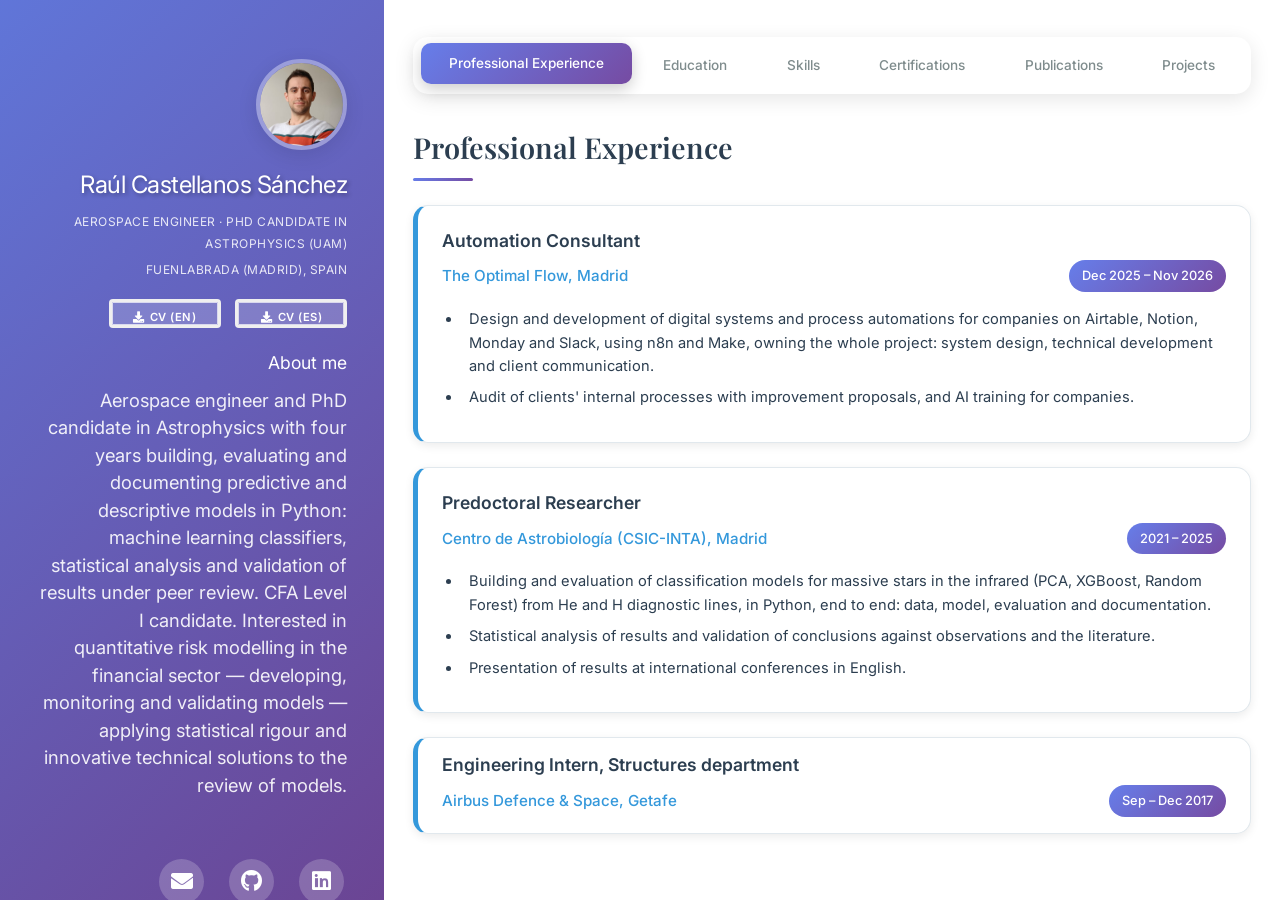
<file: index.html>
<!DOCTYPE HTML>
<!--
	Raúl Castellanos Sánchez — personal site
	Built on Strata by HTML5 UP (html5up.net | @ajlkn)
	Free for personal and commercial use under the CCA 3.0 license (html5up.net/license)
	Template modified: content, custom.css and the tab script are ours.
-->
<html lang="en">
	<head>
		<title>Raúl Castellanos Sánchez</title>
		<meta charset="utf-8" />
		<meta name="viewport" content="width=device-width, initial-scale=1" />
		<meta name="description" content="Raúl Castellanos Sánchez — Aerospace Engineer and PhD candidate in Astrophysics (UAM). Predictive models, statistics and AI automation in Python." />
		<link rel="preconnect" href="https://fonts.googleapis.com" />
		<link rel="preconnect" href="https://fonts.gstatic.com" crossorigin />
		<link href="https://fonts.googleapis.com/css2?family=Inter:wght@300;400;500;600;700&family=Playfair+Display:wght@400;500;600;700&display=swap" rel="stylesheet" />
		<link rel="stylesheet" href="assets/css/main.css" />
		<link rel="stylesheet" href="assets/css/custom.css" />
	</head>
	<body class="is-preload">

		<!-- Header -->
			<header id="header">
				<div class="inner">
					<a href="#" class="image avatar"><img src="images/avatar.jpg" alt="Raúl Castellanos Sánchez" /></a>
					<h1><strong>Raúl Castellanos Sánchez</strong></h1>
					<div class="subtitle">Aerospace Engineer · PhD candidate in Astrophysics (UAM)</div>
					<div class="subtitle">Fuenlabrada (Madrid), Spain</div>
					<ul class="actions">
						<li><a href="files/CV_Raul_Castellanos_EN.pdf" class="button small icon solid fa-download" download>CV (EN)</a></li>
						<li><a href="files/CV_Raul_Castellanos_ES.pdf" class="button small icon solid fa-download" download>CV (ES)</a></li>
					</ul>
				</div>
				<div class="inner">
					<h2><strong>About me</strong></h2>
					<p>Aerospace engineer and PhD candidate in Astrophysics with four years building, evaluating and documenting predictive and descriptive models in Python: machine learning classifiers, statistical analysis and validation of results under peer review. CFA Level I candidate. Interested in quantitative risk modelling in the financial sector — developing, monitoring and validating models — applying statistical rigour and innovative technical solutions to the review of models.</p>
				</div>
			</header>

		<!-- Main -->
			<div id="main">
				<div class="tab-container">
					<div class="tab-nav" role="tablist">
						<button class="tab-button active" data-tab="experience">Professional Experience</button>
						<button class="tab-button" data-tab="education">Education</button>
						<button class="tab-button" data-tab="skills">Skills</button>
						<button class="tab-button" data-tab="certifications">Certifications</button>
						<button class="tab-button" data-tab="publications">Publications</button>
						<button class="tab-button" data-tab="projects">Projects</button>
					</div>

					<!-- Professional Experience -->
					<section id="experience" class="tab-content active">
						<h2>Professional Experience</h2>

						<div class="card">
							<h4>Automation Consultant</h4>
							<div class="meta">
								<span class="org">The Optimal Flow, Madrid</span>
								<span class="period">Dec 2025 – Nov 2026</span>
							</div>
							<ul>
								<li>Design and development of digital systems and process automations for companies on Airtable, Notion, Monday and Slack, using n8n and Make, owning the whole project: system design, technical development and client communication.</li>
								<li>Audit of clients' internal processes with improvement proposals, and AI training for companies.</li>
							</ul>
						</div>

						<div class="card">
							<h4>Predoctoral Researcher</h4>
							<div class="meta">
								<span class="org">Centro de Astrobiología (CSIC-INTA), Madrid</span>
								<span class="period">2021 – 2025</span>
							</div>
							<ul>
								<li>Building and evaluation of classification models for massive stars in the infrared (PCA, XGBoost, Random Forest) from He and H diagnostic lines, in Python, end to end: data, model, evaluation and documentation.</li>
								<li>Statistical analysis of results and validation of conclusions against observations and the literature.</li>
								<li>Presentation of results at international conferences in English.</li>
							</ul>
						</div>

						<div class="card compact">
							<h4>Engineering Intern, Structures department</h4>
							<div class="meta">
								<span class="org">Airbus Defence &amp; Space, Getafe</span>
								<span class="period">Sep – Dec 2017</span>
							</div>
						</div>
					</section>

					<!-- Education -->
					<section id="education" class="tab-content">
						<h2>Education</h2>

						<div class="card compact">
							<h4>PhD in Astrophysics</h4>
							<div class="meta">
								<span class="org">Universidad Autónoma de Madrid · CAB (CSIC-INTA)</span>
								<span class="period">2021 – present</span>
							</div>
						</div>

						<div class="card compact">
							<h4>MSc in Astrophysics</h4>
							<div class="meta">
								<span class="org">Universidad Complutense de Madrid</span>
								<span class="period">2019 – 2020</span>
							</div>
						</div>

						<div class="card compact">
							<h4>BSc in Aerospace Engineering</h4>
							<div class="meta">
								<span class="org">Universidad Politécnica de Madrid</span>
								<span class="period">2012 – 2018</span>
							</div>
						</div>
					</section>

					<!-- Skills -->
					<section id="skills" class="tab-content">
						<h2>Technical Skills</h2>

						<div class="card compact">
							<h4>Programming</h4>
							<p>Python, R, Matlab, SQL, Git, Docker.</p>
						</div>

						<div class="card compact">
							<h4>Statistics and machine learning</h4>
							<p>Statistical inference, hypothesis testing, PCA, classification models (XGBoost, Random Forest; scikit-learn), model evaluation and validation, time series, Monte Carlo simulation.</p>
						</div>

						<div class="card compact">
							<h4>AI and automation</h4>
							<p>Local LLMs (Ollama, Qwen), Anthropic API, MCP (Model Context Protocol), n8n, Make, Airtable, Notion, Monday, Slack.</p>
						</div>

						<div class="card compact">
							<h4>Office</h4>
							<p>Excel, Word, PowerPoint.</p>
						</div>

						<div class="card compact">
							<h4>Languages</h4>
							<p>Spanish (native) · English C1 (Trinity College London) · French A2.</p>
						</div>
					</section>

					<!-- Certifications -->
					<section id="certifications" class="tab-content">
						<h2>Certifications and Courses</h2>

						<div class="card compact">
							<h4>CFA Level I</h4>
							<div class="meta">
								<span class="org">Candidate</span>
							</div>
						</div>

						<div class="card compact">
							<h4>Model Context Protocol: Advanced Topics</h4>
							<div class="meta">
								<span class="org">Anthropic</span>
								<span class="period">2026</span>
							</div>
						</div>

						<div class="card compact">
							<h4>n8n: Zero to Hero</h4>
							<div class="meta">
								<span class="org">KodeKloud / freeCodeCamp</span>
								<span class="period">2025</span>
							</div>
						</div>

						<div class="card compact">
							<h4>IBM Data Science Professional Certificate</h4>
							<div class="meta">
								<span class="org">IBM / Coursera · 9 courses: Python, SQL, data analysis and visualisation, machine learning</span>
								<span class="period">2021</span>
							</div>
						</div>

						<div class="card compact">
							<h4>Deep Learning Specialization</h4>
							<div class="meta">
								<span class="org">DeepLearning.AI / Coursera · 5 courses</span>
								<span class="period">2021</span>
							</div>
						</div>
					</section>

					<!-- Publications -->
					<section id="publications" class="tab-content">
						<h2>Publications</h2>
						<p>Peer-reviewed papers. Full list on <a href="https://ui.adsabs.harvard.edu/search/q=orcid%3A0000-0002-6336-0359&sort=date%20desc">ADS</a> (ORCID 0000-0002-6336-0359).</p>

						<h3>First author</h3>

						<div class="card">
							<h4><a href="https://doi.org/10.1051/0004-6361/202558099">First spectroscopic identification of the main sequence in Westerlund 1</a></h4>
							<div class="meta">
								<span class="org">Castellanos, R.; Najarro, F.; Garcia, M.; et al.</span>
								<span class="period">2026</span>
							</div>
							<p class="ref">Astronomy &amp; Astrophysics, 708, A209 · DOI <a href="https://doi.org/10.1051/0004-6361/202558099">10.1051/0004-6361/202558099</a></p>
						</div>

						<div class="card">
							<h4>Castellanos et al. 2026b</h4>
							<div class="meta">
								<span class="org">Castellanos, R.; et al.</span>
								<span class="period">2026</span>
							</div>
							<p class="ref">Astronomy &amp; Astrophysics, accepted (link to follow on publication)</p>
						</div>

						<div class="card">
							<h4><a href="https://doi.org/10.1093/mnras/stae1472">Diffuse interstellar bands in the near-infrared: expanding the reddening range</a></h4>
							<div class="meta">
								<span class="org">Castellanos, R.; Najarro, F.; Garcia, M.; et al.</span>
								<span class="period">2024</span>
							</div>
							<p class="ref">Monthly Notices of the Royal Astronomical Society, 532, 2065–2081 · DOI <a href="https://doi.org/10.1093/mnras/stae1472">10.1093/mnras/stae1472</a></p>
						</div>

						<h3>Co-author</h3>

						<div class="card coauthor">
							<h4><a href="https://doi.org/10.1051/0004-6361/202555305">EWOCS-IV: 1 Ms ACIS Chandra observation of the supergiant B[e] star Wd1-9</a></h4>
							<div class="meta">
								<span class="org">Anastasopoulou, K.; Guarcello, M. G.; Drake, J. J.; et al.</span>
								<span class="period">2025</span>
							</div>
							<p class="ref">Astronomy &amp; Astrophysics, 701, A138 · DOI <a href="https://doi.org/10.1051/0004-6361/202555305">10.1051/0004-6361/202555305</a></p>
						</div>

						<div class="card coauthor">
							<h4><a href="https://doi.org/10.1051/0004-6361/202348914">EWOCS-II: X-ray properties of the Wolf–Rayet stars in the young Galactic super star cluster Westerlund 1</a></h4>
							<div class="meta">
								<span class="org">Anastasopoulou, K.; Guarcello, M. G.; Flaccomio, E.; et al.</span>
								<span class="period">2024</span>
							</div>
							<p class="ref">Astronomy &amp; Astrophysics, 690, A25 · DOI <a href="https://doi.org/10.1051/0004-6361/202348914">10.1051/0004-6361/202348914</a></p>
						</div>

						<div class="card coauthor">
							<h4><a href="https://doi.org/10.1051/0004-6361/202449877">Spectroscopic evidence of a possible young stellar cluster at the Galactic Center</a></h4>
							<div class="meta">
								<span class="org">Martínez-Arranz, A.; Schödel, R.; Nogueras-Lara, F.; et al.</span>
								<span class="period">2024</span>
							</div>
							<p class="ref">Astronomy &amp; Astrophysics, 685, L7 · DOI <a href="https://doi.org/10.1051/0004-6361/202449877">10.1051/0004-6361/202449877</a></p>
						</div>

						<div class="card coauthor">
							<h4><a href="https://doi.org/10.1051/0004-6361/202347778">EWOCS-I: The catalog of X-ray sources in Westerlund 1 from the Extended Westerlund 1 and 2 Open Clusters Survey</a></h4>
							<div class="meta">
								<span class="org">Guarcello, M. G.; Flaccomio, E.; Albacete-Colombo, J. F.; et al.</span>
								<span class="period">2024</span>
							</div>
							<p class="ref">Astronomy &amp; Astrophysics, 682, A49 · DOI <a href="https://doi.org/10.1051/0004-6361/202347778">10.1051/0004-6361/202347778</a></p>
						</div>
					</section>

					<!-- Projects -->
					<section id="projects" class="tab-content">
						<h2>Projects</h2>
						<p>Personal projects in production (2026). Code at <a href="https://github.com/CasteSan">github.com/CasteSan</a>.</p>

						<div class="card">
							<h4><a href="https://github.com/CasteSan/portfoliohub-demo">PortfolioTracker — investment portfolio tracker</a></h4>
							<div class="meta">
								<span class="org">Next.js · TypeScript · Prisma · PostgreSQL on Neon · Vercel</span>
								<span class="period">2026</span>
							</div>
							<p>A web application to track investment portfolios: Spanish tax engine (FIFO/IRPF), TWR/MWR returns, risk metrics, ECB exchange rates and broker import parsers. It runs in production on Vercel; the pure calculation engines are public, with more than 500 tests and screenshots of the dashboard.</p>
							<p class="links"><a href="https://github.com/CasteSan/portfoliohub-demo">github.com/CasteSan/portfoliohub-demo →</a></p>
						</div>

						<div class="card">
							<h4><a href="https://github.com/CasteSan/correo">E-mail classifier with a local LLM</a></h4>
							<div class="meta">
								<span class="org">n8n · Docker · Telegram</span>
								<span class="period">2026</span>
							</div>
							<p>An e-mail classifier that runs a local language model inside an n8n workflow on Docker and reports through Telegram.</p>
							<p class="links"><a href="https://github.com/CasteSan/correo">github.com/CasteSan/correo →</a></p>
						</div>

						<div class="card">
							<h4>Real-time monitor of AI agent sessions</h4>
							<div class="meta">
								<span class="org">TypeScript · Node · WebSocket · Pixi.js · SQLite</span>
								<span class="period">2026</span>
							</div>
							<p>A local monitor of the AI coding agents running on a workstation: an event server fed by the agents' hooks, a panel with one row per session and a pixel office with one character per session showing what it is doing (reading, editing, running, waiting). Everything stays on the machine; private repository for now.</p>
						</div>
					</section>
				</div>
			</div>

		<!-- Footer -->
			<footer id="footer">
				<div class="inner">
					<ul class="icons">
						<li><a href="mailto:raul.caste.san@gmail.com" class="icon solid fa-envelope" title="Email"><span class="label">Email</span></a></li>
						<li><a href="https://github.com/CasteSan" class="icon brands fa-github" title="GitHub"><span class="label">GitHub</span></a></li>
						<li><a href="https://linkedin.com/in/rcastesan" class="icon brands fa-linkedin" title="LinkedIn"><span class="label">LinkedIn</span></a></li>
					</ul>
					<ul class="copyright">
						<li>&copy; 2026 Raúl Castellanos Sánchez</li>
						<li>Design: <a href="https://html5up.net">HTML5 UP</a></li>
						<li><a href="privacidad.html">Privacy</a></li>
					</ul>
				</div>
			</footer>

		<!-- Scripts -->
			<script src="assets/js/jquery.min.js"></script>
			<script src="assets/js/jquery.poptrox.min.js"></script>
			<script src="assets/js/browser.min.js"></script>
			<script src="assets/js/breakpoints.min.js"></script>
			<script src="assets/js/util.js"></script>
			<script src="assets/js/main.js"></script>
			<script>
				// Tabs: one button per section, the section id is the button's data-tab.
				(function () {
					var buttons = document.querySelectorAll('.tab-button');
					var panels = document.querySelectorAll('.tab-content');
					function show(id) {
						panels.forEach(function (p) { p.classList.toggle('active', p.id === id); });
						buttons.forEach(function (b) { b.classList.toggle('active', b.dataset.tab === id); });
					}
					buttons.forEach(function (b) {
						b.addEventListener('click', function () { show(b.dataset.tab); });
					});
					// Open the tab named in the URL hash, e.g. #projects
					var hash = location.hash.replace('#', '');
					if (hash && document.getElementById(hash) && document.getElementById(hash).classList.contains('tab-content')) {
						show(hash);
					}
				})();
			</script>

	</body>
</html>
</file>
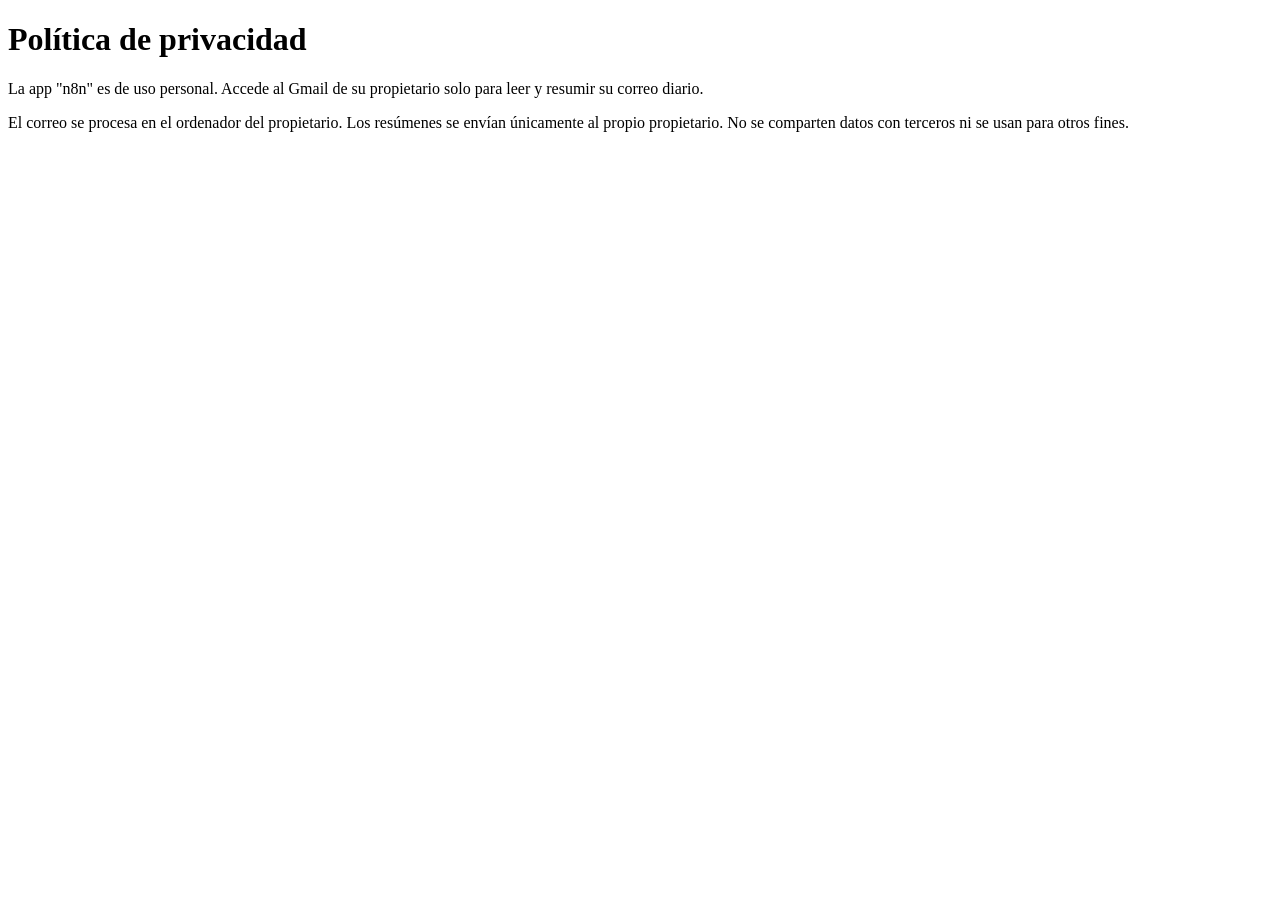
<file: privacidad.html>
<!doctype html><meta charset="utf-8"><title>Privacidad</title>
   <h1>Política de privacidad</h1>
   <p>La app "n8n" es de uso personal. Accede al Gmail de su propietario solo para leer y resumir su correo diario.</p>
   <p>El correo se procesa en el ordenador del propietario. Los resúmenes se envían únicamente al propio propietario. No se comparten datos con terceros ni se usan para otros fines.</p>
</file>
<file: assets/css/custom.css>
/*
	castesan.github.io — custom styles on top of Strata (HTML5 UP, CC BY 3.0).
	Loaded after main.css: everything here overrides the template.
	Fonts: Inter (body) and Playfair Display (section titles), from Google Fonts.
	To change colours, edit the variables in :root only.
*/

:root {
	--primary: #2c3e50;        /* headings and strong text */
	--accent: #3498db;         /* links, company names, card borders */
	--accent-hover: #e74c3c;   /* card border on hover */
	--text: #2c3e50;
	--text-muted: #7f8c8d;
	--card-border: #e1e8ed;
	--gradient-a: #667eea;     /* header tint, pills, active tab */
	--gradient-b: #764ba2;
	--gradient: linear-gradient(135deg, var(--gradient-a) 0%, var(--gradient-b) 100%);
	--shadow: 0 5px 20px rgba(0, 0, 0, 0.1);
}

/* Base typography: Inter everywhere, slightly more compact than the template */
body, input, select, textarea, button {
	font-family: 'Inter', Helvetica, sans-serif;
}

body, input, select, textarea {
	font-size: 12pt;
	line-height: 1.5em;
	color: var(--text);
}

html {
	scroll-behavior: smooth;
}

/* ---------- Header (left column on desktop, top band on mobile) ---------- */

/* The photo in images/bg.jpg shows through a translucent violet gradient.
   With the neutral placeholder the header looks like a plain gradient. */
#header {
	background-color: var(--gradient-b);
	background-image:
		linear-gradient(135deg, rgba(102, 126, 234, 0.88) 0%, rgba(118, 75, 162, 0.88) 100%),
		url('../../images/bg.jpg');
	background-position: center center, center center;
	background-repeat: no-repeat, no-repeat;
	background-size: cover, cover;
	padding: 4em 2.5em;
}

#header > .inner {
	margin: 0 0 1.5em 0;
}

#header h1 {
	font-size: 1.5rem;
	font-weight: 600;
	line-height: 1.15;
	color: #fff;
	letter-spacing: -0.5px;
	text-shadow: 2px 2px 4px rgba(0, 0, 0, 0.3);
	margin: 0 0 0.5em 0;
}

#header .subtitle {
	font-size: 0.75rem;
	font-weight: 400;
	letter-spacing: 0.5px;
	text-transform: uppercase;
	color: rgba(255, 255, 255, 0.85);
	margin: 0.3rem 0;
}

#header h2 {
	color: #fff;
	font-size: 1.1rem;
	margin: 0 0 0.6em 0;
}

#header p {
	color: rgba(255, 255, 255, 0.9);
	line-height: 1.5;
	margin: 0 0 1em 0;
}

#header .image.avatar img {
	/* Any photo becomes a centred circle, square or not */
	aspect-ratio: 1 / 1;
	object-fit: cover;
	border: 4px solid rgba(255, 255, 255, 0.35);
	box-shadow: var(--shadow);
	transition: transform 0.3s ease;
}

#header .image.avatar img:hover {
	transform: scale(1.05);
}

/* CV download buttons under the headline */
#header .actions {
	margin: 1.2em 0 0 0;
	justify-content: flex-end;
}

#header .actions .button {
	background-color: rgba(255, 255, 255, 0.18);
	box-shadow: inset 0 0 0 1px rgba(255, 255, 255, 0.7);
	color: #fff !important;
	font-size: 0.7rem;
	font-weight: 600;
	letter-spacing: 0.5px;
	height: 2.6em;
	line-height: 2.6em;
	padding: 0 1.2em;
}

#header .actions .button:before {
	color: #fff !important;
}

#header .actions .button:hover {
	background-color: rgba(255, 255, 255, 0.32);
}

/* ---------- Footer (inside the header on desktop, at the bottom on mobile) ---------- */

#footer .icons {
	margin: 1rem 0;
}

#footer .icons li {
	margin: 0.2rem;
}

#footer .icons li a {
	background: rgba(255, 255, 255, 0.2);
	color: #fff;
	width: 45px;
	height: 45px;
	border-radius: 50%;
	display: inline-flex;
	align-items: center;
	justify-content: center;
	transition: all 0.3s ease;
}

#footer .icons li a:hover {
	background: rgba(255, 255, 255, 0.3);
	transform: translateY(-3px) scale(1.1);
	box-shadow: 0 10px 25px rgba(0, 0, 0, 0.2);
}

#footer .copyright {
	font-size: 0.7rem;
	margin: 1rem 0 0 0;
	color: rgba(255, 255, 255, 0.75);
}

#footer .copyright a {
	color: rgba(255, 255, 255, 0.9);
}

/* On phones and tablets the template moves the footer to the bottom of the page
   and gives it its own background; tint it like the header. */
@media screen and (max-width: 980px) {
	#footer {
		background-color: var(--gradient-b);
		background-image:
			linear-gradient(135deg, rgba(102, 126, 234, 0.88) 0%, rgba(118, 75, 162, 0.88) 100%),
			url('../../images/bg.jpg');
		background-position: center center, bottom center;
		background-size: cover, cover;
	}
}

/* ---------- Main column ---------- */

#main {
	padding: 3em 2.5em 1.5em 2.5em;
}

#main section h2,
#main .tab-content h2 {
	font-family: 'Playfair Display', Georgia, serif;
	color: var(--primary);
	font-size: 1.8rem;
	font-weight: 600;
	margin-bottom: 1.3rem;
	padding-bottom: 0.7rem;
	position: relative;
}

#main .tab-content h2::after {
	content: '';
	position: absolute;
	bottom: 0;
	left: 0;
	width: 60px;
	height: 3px;
	background: var(--gradient);
	border-radius: 2px;
}

#main p {
	line-height: 1.5;
	margin: 0 0 1em 0;
}

#main a {
	color: var(--accent);
}

/* Tabs */
.tab-nav {
	display: flex;
	flex-wrap: wrap;
	gap: 0.25rem;
	background: #fff;
	border-radius: 15px;
	box-shadow: var(--shadow);
	padding: 0.5rem;
	margin-bottom: 2rem;
}

.tab-button {
	flex: 1 1 auto;
	padding: 0.8rem 1rem;
	background: transparent;
	border: none;
	border-radius: 10px;
	cursor: pointer;
	font-size: 0.85rem;
	font-weight: 500;
	color: var(--text-muted);
	text-align: center;
	white-space: nowrap;
	transition: all 0.3s ease;
}

.tab-button:hover {
	background: rgba(52, 152, 219, 0.1);
	color: var(--accent);
	transform: translateY(-2px);
}

.tab-button.active {
	background: var(--gradient);
	color: #fff;
	box-shadow: 0 5px 15px rgba(0, 0, 0, 0.2);
	transform: translateY(-2px);
}

.tab-content {
	display: none;
}

.tab-content.active {
	display: block;
	animation: fadeIn 0.4s ease-in-out;
}

@keyframes fadeIn {
	from { opacity: 0; transform: translateY(20px); }
	to   { opacity: 1; transform: translateY(0); }
}

/* Cards: one per job, degree, project, course… */
.card {
	background: #fff;
	padding: 1.5rem;
	border-radius: 15px;
	margin: 1.5rem 0;
	border: 1px solid var(--card-border);
	border-left: 5px solid var(--accent);
	box-shadow: 0 3px 10px rgba(0, 0, 0, 0.08);
	transition: all 0.3s ease;
}

.card:hover {
	border-left-color: var(--accent-hover);
	transform: translateY(-5px);
	box-shadow: 0 10px 25px rgba(0, 0, 0, 0.15);
}

.card.compact {
	padding: 1rem 1.5rem;
	margin: 0.8rem 0;
}

.card h4 {
	color: var(--primary);
	font-weight: 600;
	font-size: 1.1rem;
	line-height: 1.3;
	margin: 0 0 0.5rem 0;
}

.card h4 a {
	color: var(--primary);
	text-decoration: none;
}

.card h4 a:hover {
	color: var(--accent);
}

.card .meta {
	display: flex;
	justify-content: space-between;
	align-items: center;
	flex-wrap: wrap;
	gap: 0.5rem;
	margin-bottom: 1rem;
}

.card .meta:last-child {
	margin-bottom: 0;
}

.card .org {
	color: var(--accent);
	font-weight: 500;
	font-size: 0.95rem;
}

.card .period {
	background: var(--gradient);
	color: #fff;
	padding: 0.3rem 0.8rem;
	border-radius: 20px;
	font-size: 0.8rem;
	font-weight: 500;
	white-space: nowrap;
}

.card ul {
	margin: 0;
	padding-left: 1.2rem;
}

.card li {
	margin: 0.5rem 0;
	line-height: 1.6;
}

.card p {
	margin: 0;
}

.card p + p {
	margin-top: 0.6rem;
}

/* Publications: group titles, reference line, co-author cards in a second colour */
#main .tab-content h3 {
	font-size: 1rem;
	font-weight: 600;
	color: var(--text-muted);
	text-transform: uppercase;
	letter-spacing: 1px;
	margin: 2rem 0 0.5rem 0;
}

.card .ref {
	font-size: 0.9rem;
	color: var(--text-muted);
}

.card .ref a {
	color: var(--text-muted);
	text-decoration: none;
	border-bottom: 1px dotted var(--text-muted);
}

.card .ref a:hover {
	color: var(--accent);
}

.card.coauthor {
	border-left-color: var(--gradient-b);
}

.card.coauthor .org {
	color: var(--gradient-b);
}

.card .links {
	margin-top: 0.8rem;
	font-size: 0.9rem;
}

.card .links a {
	text-decoration: none;
	font-weight: 500;
}

.card .links a:hover {
	text-decoration: underline;
}

/* ---------- Responsive ---------- */

@media screen and (max-width: 1680px) {
	body, input, select, textarea { font-size: 11.5pt; }
}

@media screen and (max-width: 1280px) {
	body, input, select, textarea { font-size: 11pt; }
	#main { padding: 2.5em 2em 1em 2em; }
}

@media screen and (max-width: 980px) {
	/* Header becomes a centred band on top; template already does the layout */
	#header { padding: 3em 2em; }
	#header .actions { justify-content: center; }
}

@media screen and (max-width: 768px) {
	.tab-nav { flex-direction: column; gap: 0.5rem; }
	.tab-button { min-width: auto; flex: none; }
	.card .meta { flex-direction: column; align-items: flex-start; }
	.card .period { align-self: flex-start; }
}

@media screen and (max-width: 600px) {
	.tab-button { font-size: 0.75rem; padding: 0.6rem 0.8rem; }
	#main { padding: 2em 1.2em 1em 1.2em; }
}
</file>
<file: assets/css/main.css>
@import url("fontawesome-all.min.css");
@import url("https://fonts.googleapis.com/css?family=Source+Sans+Pro:400,400italic");

/*
	Strata by HTML5 UP
	html5up.net | @ajlkn
	Free for personal and commercial use under the CCA 3.0 license (html5up.net/license)
*/

html, body, div, span, applet, object,
iframe, h1, h2, h3, h4, h5, h6, p, blockquote,
pre, a, abbr, acronym, address, big, cite,
code, del, dfn, em, img, ins, kbd, q, s, samp,
small, strike, strong, sub, sup, tt, var, b,
u, i, center, dl, dt, dd, ol, ul, li, fieldset,
form, label, legend, table, caption, tbody,
tfoot, thead, tr, th, td, article, aside,
canvas, details, embed, figure, figcaption,
footer, header, hgroup, menu, nav, output, ruby,
section, summary, time, mark, audio, video {
	margin: 0;
	padding: 0;
	border: 0;
	font-size: 100%;
	font: inherit;
	vertical-align: baseline;}

article, aside, details, figcaption, figure,
footer, header, hgroup, menu, nav, section {
	display: block;}

body {
	line-height: 1;
}

ol, ul {
	list-style: none;
}

blockquote, q {
	quotes: none;
}

	blockquote:before, blockquote:after, q:before, q:after {
		content: '';
		content: none;
	}

table {
	border-collapse: collapse;
	border-spacing: 0;
}

body {
	-webkit-text-size-adjust: none;
}

mark {
	background-color: transparent;
	color: inherit;
}

input::-moz-focus-inner {
	border: 0;
	padding: 0;
}

input, select, textarea {
	-moz-appearance: none;
	-webkit-appearance: none;
	-ms-appearance: none;
	appearance: none;
}

/* Basic */

	html {
		box-sizing: border-box;
	}

	*, *:before, *:after {
		box-sizing: inherit;
	}

	body {
		background: #fff;
	}

		body.is-preload *, body.is-preload *:before, body.is-preload *:after {
			-moz-animation: none !important;
			-webkit-animation: none !important;
			-ms-animation: none !important;
			animation: none !important;
			-moz-transition: none !important;
			-webkit-transition: none !important;
			-ms-transition: none !important;
			transition: none !important;
		}

	body, input, select, textarea {
		color: #a2a2a2;
		font-family: "Source Sans Pro", Helvetica, sans-serif;
		font-size: 16pt;
		font-weight: 400;
		line-height: 1.75em;
	}

	a {
		-moz-transition: color 0.2s ease-in-out, border-color 0.2s ease-in-out;
		-webkit-transition: color 0.2s ease-in-out, border-color 0.2s ease-in-out;
		-ms-transition: color 0.2s ease-in-out, border-color 0.2s ease-in-out;
		transition: color 0.2s ease-in-out, border-color 0.2s ease-in-out;
		border-bottom: dotted 1px;
		color: #49bf9d;
		text-decoration: none;
	}

		a:hover {
			border-bottom-color: transparent;
			color: #49bf9d !important;
			text-decoration: none;
		}

	strong, b {
		color: #787878;
		font-weight: 400;
	}

	em, i {
		font-style: italic;
	}

	p {
		margin: 0 0 2em 0;
	}

	h1, h2, h3, h4, h5, h6 {
		color: #787878;
		font-weight: 400;
		line-height: 1em;
		margin: 0 0 1em 0;
	}

		h1 a, h2 a, h3 a, h4 a, h5 a, h6 a {
			color: inherit;
			text-decoration: none;
		}

	h1 {
		font-size: 2em;
		line-height: 1.5em;
	}

	h2 {
		font-size: 1.5em;
		line-height: 1.5em;
	}

	h3 {
		font-size: 1.25em;
		line-height: 1.5em;
	}

	h4 {
		font-size: 1.1em;
		line-height: 1.5em;
	}

	h5 {
		font-size: 0.9em;
		line-height: 1.5em;
	}

	h6 {
		font-size: 0.7em;
		line-height: 1.5em;
	}

	sub {
		font-size: 0.8em;
		position: relative;
		top: 0.5em;
	}

	sup {
		font-size: 0.8em;
		position: relative;
		top: -0.5em;
	}

	hr {
		border: 0;
		border-bottom: solid 2px #efefef;
		margin: 2em 0;
	}

		hr.major {
			margin: 3em 0;
		}

	blockquote {
		border-left: solid 6px #efefef;
		font-style: italic;
		margin: 0 0 2em 0;
		padding: 0.5em 0 0.5em 1.5em;
	}

	code {
		background: #f7f7f7;
		border-radius: 0.35em;
		border: solid 2px #efefef;
		font-family: "Courier New", monospace;
		font-size: 0.9em;
		margin: 0 0.25em;
		padding: 0.25em 0.65em;
	}

	pre {
		-webkit-overflow-scrolling: touch;
		font-family: "Courier New", monospace;
		font-size: 0.9em;
		margin: 0 0 2em 0;
	}

		pre code {
			display: block;
			line-height: 1.75em;
			padding: 1em 1.5em;
			overflow-x: auto;
		}

	.align-left {
		text-align: left;
	}

	.align-center {
		text-align: center;
	}

	.align-right {
		text-align: right;
	}

/* Container */

	.container {
		margin: 0 auto;
		max-width: calc(100% - 4em);
		width: 100%;
	}

		.container.xsmall {
			width: 25%;
		}

		.container.small {
			width: 50%;
		}

		.container.medium {
			width: 75%;
		}

		.container.large {
			width: 125%;
		}

		.container.xlarge {
			width: 150%;
		}

		.container.max {
			width: 100%;
		}

		@media screen and (max-width: 980px) {

			.container {
				width: 100% !important;
				max-width: 100% !important;
			}

		}

		@media screen and (max-width: 480px) {

			.container {
				max-width: calc(100% - 3em);
			}

		}

/* Row */

	.row {
		display: flex;
		flex-wrap: wrap;
		box-sizing: border-box;
		align-items: stretch;
	}

		.row > * {
			box-sizing: border-box;
		}

		.row.gtr-uniform > * > :last-child {
			margin-bottom: 0;
		}

		.row.aln-left {
			justify-content: flex-start;
		}

		.row.aln-center {
			justify-content: center;
		}

		.row.aln-right {
			justify-content: flex-end;
		}

		.row.aln-top {
			align-items: flex-start;
		}

		.row.aln-middle {
			align-items: center;
		}

		.row.aln-bottom {
			align-items: flex-end;
		}

		.row > .imp {
			order: -1;
		}

		.row > .col-1 {
			width: 8.33333%;
		}

		.row > .off-1 {
			margin-left: 8.33333%;
		}

		.row > .col-2 {
			width: 16.66667%;
		}

		.row > .off-2 {
			margin-left: 16.66667%;
		}

		.row > .col-3 {
			width: 25%;
		}

		.row > .off-3 {
			margin-left: 25%;
		}

		.row > .col-4 {
			width: 33.33333%;
		}

		.row > .off-4 {
			margin-left: 33.33333%;
		}

		.row > .col-5 {
			width: 41.66667%;
		}

		.row > .off-5 {
			margin-left: 41.66667%;
		}

		.row > .col-6 {
			width: 50%;
		}

		.row > .off-6 {
			margin-left: 50%;
		}

		.row > .col-7 {
			width: 58.33333%;
		}

		.row > .off-7 {
			margin-left: 58.33333%;
		}

		.row > .col-8 {
			width: 66.66667%;
		}

		.row > .off-8 {
			margin-left: 66.66667%;
		}

		.row > .col-9 {
			width: 75%;
		}

		.row > .off-9 {
			margin-left: 75%;
		}

		.row > .col-10 {
			width: 83.33333%;
		}

		.row > .off-10 {
			margin-left: 83.33333%;
		}

		.row > .col-11 {
			width: 91.66667%;
		}

		.row > .off-11 {
			margin-left: 91.66667%;
		}

		.row > .col-12 {
			width: 100%;
		}

		.row > .off-12 {
			margin-left: 100%;
		}

		.row.gtr-0 {
			margin-top: 0;
			margin-left: 0em;
		}

			.row.gtr-0 > * {
				padding: 0 0 0 0em;
			}

			.row.gtr-0.gtr-uniform {
				margin-top: 0em;
			}

				.row.gtr-0.gtr-uniform > * {
					padding-top: 0em;
				}

		.row.gtr-25 {
			margin-top: 0;
			margin-left: -0.625em;
		}

			.row.gtr-25 > * {
				padding: 0 0 0 0.625em;
			}

			.row.gtr-25.gtr-uniform {
				margin-top: -0.625em;
			}

				.row.gtr-25.gtr-uniform > * {
					padding-top: 0.625em;
				}

		.row.gtr-50 {
			margin-top: 0;
			margin-left: -1.25em;
		}

			.row.gtr-50 > * {
				padding: 0 0 0 1.25em;
			}

			.row.gtr-50.gtr-uniform {
				margin-top: -1.25em;
			}

				.row.gtr-50.gtr-uniform > * {
					padding-top: 1.25em;
				}

		.row {
			margin-top: 0;
			margin-left: -2.5em;
		}

			.row > * {
				padding: 0 0 0 2.5em;
			}

			.row.gtr-uniform {
				margin-top: -2.5em;
			}

				.row.gtr-uniform > * {
					padding-top: 2.5em;
				}

		.row.gtr-150 {
			margin-top: 0;
			margin-left: -3.75em;
		}

			.row.gtr-150 > * {
				padding: 0 0 0 3.75em;
			}

			.row.gtr-150.gtr-uniform {
				margin-top: -3.75em;
			}

				.row.gtr-150.gtr-uniform > * {
					padding-top: 3.75em;
				}

		.row.gtr-200 {
			margin-top: 0;
			margin-left: -5em;
		}

			.row.gtr-200 > * {
				padding: 0 0 0 5em;
			}

			.row.gtr-200.gtr-uniform {
				margin-top: -5em;
			}

				.row.gtr-200.gtr-uniform > * {
					padding-top: 5em;
				}

		@media screen and (max-width: 1800px) {

			.row {
				display: flex;
				flex-wrap: wrap;
				box-sizing: border-box;
				align-items: stretch;
			}

				.row > * {
					box-sizing: border-box;
				}

				.row.gtr-uniform > * > :last-child {
					margin-bottom: 0;
				}

				.row.aln-left {
					justify-content: flex-start;
				}

				.row.aln-center {
					justify-content: center;
				}

				.row.aln-right {
					justify-content: flex-end;
				}

				.row.aln-top {
					align-items: flex-start;
				}

				.row.aln-middle {
					align-items: center;
				}

				.row.aln-bottom {
					align-items: flex-end;
				}

				.row > .imp-xlarge {
					order: -1;
				}

				.row > .col-1-xlarge {
					width: 8.33333%;
				}

				.row > .off-1-xlarge {
					margin-left: 8.33333%;
				}

				.row > .col-2-xlarge {
					width: 16.66667%;
				}

				.row > .off-2-xlarge {
					margin-left: 16.66667%;
				}

				.row > .col-3-xlarge {
					width: 25%;
				}

				.row > .off-3-xlarge {
					margin-left: 25%;
				}

				.row > .col-4-xlarge {
					width: 33.33333%;
				}

				.row > .off-4-xlarge {
					margin-left: 33.33333%;
				}

				.row > .col-5-xlarge {
					width: 41.66667%;
				}

				.row > .off-5-xlarge {
					margin-left: 41.66667%;
				}

				.row > .col-6-xlarge {
					width: 50%;
				}

				.row > .off-6-xlarge {
					margin-left: 50%;
				}

				.row > .col-7-xlarge {
					width: 58.33333%;
				}

				.row > .off-7-xlarge {
					margin-left: 58.33333%;
				}

				.row > .col-8-xlarge {
					width: 66.66667%;
				}

				.row > .off-8-xlarge {
					margin-left: 66.66667%;
				}

				.row > .col-9-xlarge {
					width: 75%;
				}

				.row > .off-9-xlarge {
					margin-left: 75%;
				}

				.row > .col-10-xlarge {
					width: 83.33333%;
				}

				.row > .off-10-xlarge {
					margin-left: 83.33333%;
				}

				.row > .col-11-xlarge {
					width: 91.66667%;
				}

				.row > .off-11-xlarge {
					margin-left: 91.66667%;
				}

				.row > .col-12-xlarge {
					width: 100%;
				}

				.row > .off-12-xlarge {
					margin-left: 100%;
				}

				.row.gtr-0 {
					margin-top: 0;
					margin-left: 0em;
				}

					.row.gtr-0 > * {
						padding: 0 0 0 0em;
					}

					.row.gtr-0.gtr-uniform {
						margin-top: 0em;
					}

						.row.gtr-0.gtr-uniform > * {
							padding-top: 0em;
						}

				.row.gtr-25 {
					margin-top: 0;
					margin-left: -0.625em;
				}

					.row.gtr-25 > * {
						padding: 0 0 0 0.625em;
					}

					.row.gtr-25.gtr-uniform {
						margin-top: -0.625em;
					}

						.row.gtr-25.gtr-uniform > * {
							padding-top: 0.625em;
						}

				.row.gtr-50 {
					margin-top: 0;
					margin-left: -1.25em;
				}

					.row.gtr-50 > * {
						padding: 0 0 0 1.25em;
					}

					.row.gtr-50.gtr-uniform {
						margin-top: -1.25em;
					}

						.row.gtr-50.gtr-uniform > * {
							padding-top: 1.25em;
						}

				.row {
					margin-top: 0;
					margin-left: -2.5em;
				}

					.row > * {
						padding: 0 0 0 2.5em;
					}

					.row.gtr-uniform {
						margin-top: -2.5em;
					}

						.row.gtr-uniform > * {
							padding-top: 2.5em;
						}

				.row.gtr-150 {
					margin-top: 0;
					margin-left: -3.75em;
				}

					.row.gtr-150 > * {
						padding: 0 0 0 3.75em;
					}

					.row.gtr-150.gtr-uniform {
						margin-top: -3.75em;
					}

						.row.gtr-150.gtr-uniform > * {
							padding-top: 3.75em;
						}

				.row.gtr-200 {
					margin-top: 0;
					margin-left: -5em;
				}

					.row.gtr-200 > * {
						padding: 0 0 0 5em;
					}

					.row.gtr-200.gtr-uniform {
						margin-top: -5em;
					}

						.row.gtr-200.gtr-uniform > * {
							padding-top: 5em;
						}

		}

		@media screen and (max-width: 1280px) {

			.row {
				display: flex;
				flex-wrap: wrap;
				box-sizing: border-box;
				align-items: stretch;
			}

				.row > * {
					box-sizing: border-box;
				}

				.row.gtr-uniform > * > :last-child {
					margin-bottom: 0;
				}

				.row.aln-left {
					justify-content: flex-start;
				}

				.row.aln-center {
					justify-content: center;
				}

				.row.aln-right {
					justify-content: flex-end;
				}

				.row.aln-top {
					align-items: flex-start;
				}

				.row.aln-middle {
					align-items: center;
				}

				.row.aln-bottom {
					align-items: flex-end;
				}

				.row > .imp-large {
					order: -1;
				}

				.row > .col-1-large {
					width: 8.33333%;
				}

				.row > .off-1-large {
					margin-left: 8.33333%;
				}

				.row > .col-2-large {
					width: 16.66667%;
				}

				.row > .off-2-large {
					margin-left: 16.66667%;
				}

				.row > .col-3-large {
					width: 25%;
				}

				.row > .off-3-large {
					margin-left: 25%;
				}

				.row > .col-4-large {
					width: 33.33333%;
				}

				.row > .off-4-large {
					margin-left: 33.33333%;
				}

				.row > .col-5-large {
					width: 41.66667%;
				}

				.row > .off-5-large {
					margin-left: 41.66667%;
				}

				.row > .col-6-large {
					width: 50%;
				}

				.row > .off-6-large {
					margin-left: 50%;
				}

				.row > .col-7-large {
					width: 58.33333%;
				}

				.row > .off-7-large {
					margin-left: 58.33333%;
				}

				.row > .col-8-large {
					width: 66.66667%;
				}

				.row > .off-8-large {
					margin-left: 66.66667%;
				}

				.row > .col-9-large {
					width: 75%;
				}

				.row > .off-9-large {
					margin-left: 75%;
				}

				.row > .col-10-large {
					width: 83.33333%;
				}

				.row > .off-10-large {
					margin-left: 83.33333%;
				}

				.row > .col-11-large {
					width: 91.66667%;
				}

				.row > .off-11-large {
					margin-left: 91.66667%;
				}

				.row > .col-12-large {
					width: 100%;
				}

				.row > .off-12-large {
					margin-left: 100%;
				}

				.row.gtr-0 {
					margin-top: 0;
					margin-left: 0em;
				}

					.row.gtr-0 > * {
						padding: 0 0 0 0em;
					}

					.row.gtr-0.gtr-uniform {
						margin-top: 0em;
					}

						.row.gtr-0.gtr-uniform > * {
							padding-top: 0em;
						}

				.row.gtr-25 {
					margin-top: 0;
					margin-left: -0.5em;
				}

					.row.gtr-25 > * {
						padding: 0 0 0 0.5em;
					}

					.row.gtr-25.gtr-uniform {
						margin-top: -0.5em;
					}

						.row.gtr-25.gtr-uniform > * {
							padding-top: 0.5em;
						}

				.row.gtr-50 {
					margin-top: 0;
					margin-left: -1em;
				}

					.row.gtr-50 > * {
						padding: 0 0 0 1em;
					}

					.row.gtr-50.gtr-uniform {
						margin-top: -1em;
					}

						.row.gtr-50.gtr-uniform > * {
							padding-top: 1em;
						}

				.row {
					margin-top: 0;
					margin-left: -2em;
				}

					.row > * {
						padding: 0 0 0 2em;
					}

					.row.gtr-uniform {
						margin-top: -2em;
					}

						.row.gtr-uniform > * {
							padding-top: 2em;
						}

				.row.gtr-150 {
					margin-top: 0;
					margin-left: -3em;
				}

					.row.gtr-150 > * {
						padding: 0 0 0 3em;
					}

					.row.gtr-150.gtr-uniform {
						margin-top: -3em;
					}

						.row.gtr-150.gtr-uniform > * {
							padding-top: 3em;
						}

				.row.gtr-200 {
					margin-top: 0;
					margin-left: -4em;
				}

					.row.gtr-200 > * {
						padding: 0 0 0 4em;
					}

					.row.gtr-200.gtr-uniform {
						margin-top: -4em;
					}

						.row.gtr-200.gtr-uniform > * {
							padding-top: 4em;
						}

		}

		@media screen and (max-width: 980px) {

			.row {
				display: flex;
				flex-wrap: wrap;
				box-sizing: border-box;
				align-items: stretch;
			}

				.row > * {
					box-sizing: border-box;
				}

				.row.gtr-uniform > * > :last-child {
					margin-bottom: 0;
				}

				.row.aln-left {
					justify-content: flex-start;
				}

				.row.aln-center {
					justify-content: center;
				}

				.row.aln-right {
					justify-content: flex-end;
				}

				.row.aln-top {
					align-items: flex-start;
				}

				.row.aln-middle {
					align-items: center;
				}

				.row.aln-bottom {
					align-items: flex-end;
				}

				.row > .imp-medium {
					order: -1;
				}

				.row > .col-1-medium {
					width: 8.33333%;
				}

				.row > .off-1-medium {
					margin-left: 8.33333%;
				}

				.row > .col-2-medium {
					width: 16.66667%;
				}

				.row > .off-2-medium {
					margin-left: 16.66667%;
				}

				.row > .col-3-medium {
					width: 25%;
				}

				.row > .off-3-medium {
					margin-left: 25%;
				}

				.row > .col-4-medium {
					width: 33.33333%;
				}

				.row > .off-4-medium {
					margin-left: 33.33333%;
				}

				.row > .col-5-medium {
					width: 41.66667%;
				}

				.row > .off-5-medium {
					margin-left: 41.66667%;
				}

				.row > .col-6-medium {
					width: 50%;
				}

				.row > .off-6-medium {
					margin-left: 50%;
				}

				.row > .col-7-medium {
					width: 58.33333%;
				}

				.row > .off-7-medium {
					margin-left: 58.33333%;
				}

				.row > .col-8-medium {
					width: 66.66667%;
				}

				.row > .off-8-medium {
					margin-left: 66.66667%;
				}

				.row > .col-9-medium {
					width: 75%;
				}

				.row > .off-9-medium {
					margin-left: 75%;
				}

				.row > .col-10-medium {
					width: 83.33333%;
				}

				.row > .off-10-medium {
					margin-left: 83.33333%;
				}

				.row > .col-11-medium {
					width: 91.66667%;
				}

				.row > .off-11-medium {
					margin-left: 91.66667%;
				}

				.row > .col-12-medium {
					width: 100%;
				}

				.row > .off-12-medium {
					margin-left: 100%;
				}

				.row.gtr-0 {
					margin-top: 0;
					margin-left: 0em;
				}

					.row.gtr-0 > * {
						padding: 0 0 0 0em;
					}

					.row.gtr-0.gtr-uniform {
						margin-top: 0em;
					}

						.row.gtr-0.gtr-uniform > * {
							padding-top: 0em;
						}

				.row.gtr-25 {
					margin-top: 0;
					margin-left: -0.5em;
				}

					.row.gtr-25 > * {
						padding: 0 0 0 0.5em;
					}

					.row.gtr-25.gtr-uniform {
						margin-top: -0.5em;
					}

						.row.gtr-25.gtr-uniform > * {
							padding-top: 0.5em;
						}

				.row.gtr-50 {
					margin-top: 0;
					margin-left: -1em;
				}

					.row.gtr-50 > * {
						padding: 0 0 0 1em;
					}

					.row.gtr-50.gtr-uniform {
						margin-top: -1em;
					}

						.row.gtr-50.gtr-uniform > * {
							padding-top: 1em;
						}

				.row {
					margin-top: 0;
					margin-left: -2em;
				}

					.row > * {
						padding: 0 0 0 2em;
					}

					.row.gtr-uniform {
						margin-top: -2em;
					}

						.row.gtr-uniform > * {
							padding-top: 2em;
						}

				.row.gtr-150 {
					margin-top: 0;
					margin-left: -3em;
				}

					.row.gtr-150 > * {
						padding: 0 0 0 3em;
					}

					.row.gtr-150.gtr-uniform {
						margin-top: -3em;
					}

						.row.gtr-150.gtr-uniform > * {
							padding-top: 3em;
						}

				.row.gtr-200 {
					margin-top: 0;
					margin-left: -4em;
				}

					.row.gtr-200 > * {
						padding: 0 0 0 4em;
					}

					.row.gtr-200.gtr-uniform {
						margin-top: -4em;
					}

						.row.gtr-200.gtr-uniform > * {
							padding-top: 4em;
						}

		}

		@media screen and (max-width: 736px) {

			.row {
				display: flex;
				flex-wrap: wrap;
				box-sizing: border-box;
				align-items: stretch;
			}

				.row > * {
					box-sizing: border-box;
				}

				.row.gtr-uniform > * > :last-child {
					margin-bottom: 0;
				}

				.row.aln-left {
					justify-content: flex-start;
				}

				.row.aln-center {
					justify-content: center;
				}

				.row.aln-right {
					justify-content: flex-end;
				}

				.row.aln-top {
					align-items: flex-start;
				}

				.row.aln-middle {
					align-items: center;
				}

				.row.aln-bottom {
					align-items: flex-end;
				}

				.row > .imp-small {
					order: -1;
				}

				.row > .col-1-small {
					width: 8.33333%;
				}

				.row > .off-1-small {
					margin-left: 8.33333%;
				}

				.row > .col-2-small {
					width: 16.66667%;
				}

				.row > .off-2-small {
					margin-left: 16.66667%;
				}

				.row > .col-3-small {
					width: 25%;
				}

				.row > .off-3-small {
					margin-left: 25%;
				}

				.row > .col-4-small {
					width: 33.33333%;
				}

				.row > .off-4-small {
					margin-left: 33.33333%;
				}

				.row > .col-5-small {
					width: 41.66667%;
				}

				.row > .off-5-small {
					margin-left: 41.66667%;
				}

				.row > .col-6-small {
					width: 50%;
				}

				.row > .off-6-small {
					margin-left: 50%;
				}

				.row > .col-7-small {
					width: 58.33333%;
				}

				.row > .off-7-small {
					margin-left: 58.33333%;
				}

				.row > .col-8-small {
					width: 66.66667%;
				}

				.row > .off-8-small {
					margin-left: 66.66667%;
				}

				.row > .col-9-small {
					width: 75%;
				}

				.row > .off-9-small {
					margin-left: 75%;
				}

				.row > .col-10-small {
					width: 83.33333%;
				}

				.row > .off-10-small {
					margin-left: 83.33333%;
				}

				.row > .col-11-small {
					width: 91.66667%;
				}

				.row > .off-11-small {
					margin-left: 91.66667%;
				}

				.row > .col-12-small {
					width: 100%;
				}

				.row > .off-12-small {
					margin-left: 100%;
				}

				.row.gtr-0 {
					margin-top: 0;
					margin-left: 0em;
				}

					.row.gtr-0 > * {
						padding: 0 0 0 0em;
					}

					.row.gtr-0.gtr-uniform {
						margin-top: 0em;
					}

						.row.gtr-0.gtr-uniform > * {
							padding-top: 0em;
						}

				.row.gtr-25 {
					margin-top: 0;
					margin-left: -0.375em;
				}

					.row.gtr-25 > * {
						padding: 0 0 0 0.375em;
					}

					.row.gtr-25.gtr-uniform {
						margin-top: -0.375em;
					}

						.row.gtr-25.gtr-uniform > * {
							padding-top: 0.375em;
						}

				.row.gtr-50 {
					margin-top: 0;
					margin-left: -0.75em;
				}

					.row.gtr-50 > * {
						padding: 0 0 0 0.75em;
					}

					.row.gtr-50.gtr-uniform {
						margin-top: -0.75em;
					}

						.row.gtr-50.gtr-uniform > * {
							padding-top: 0.75em;
						}

				.row {
					margin-top: 0;
					margin-left: -1.5em;
				}

					.row > * {
						padding: 0 0 0 1.5em;
					}

					.row.gtr-uniform {
						margin-top: -1.5em;
					}

						.row.gtr-uniform > * {
							padding-top: 1.5em;
						}

				.row.gtr-150 {
					margin-top: 0;
					margin-left: -2.25em;
				}

					.row.gtr-150 > * {
						padding: 0 0 0 2.25em;
					}

					.row.gtr-150.gtr-uniform {
						margin-top: -2.25em;
					}

						.row.gtr-150.gtr-uniform > * {
							padding-top: 2.25em;
						}

				.row.gtr-200 {
					margin-top: 0;
					margin-left: -3em;
				}

					.row.gtr-200 > * {
						padding: 0 0 0 3em;
					}

					.row.gtr-200.gtr-uniform {
						margin-top: -3em;
					}

						.row.gtr-200.gtr-uniform > * {
							padding-top: 3em;
						}

		}

		@media screen and (max-width: 480px) {

			.row {
				display: flex;
				flex-wrap: wrap;
				box-sizing: border-box;
				align-items: stretch;
			}

				.row > * {
					box-sizing: border-box;
				}

				.row.gtr-uniform > * > :last-child {
					margin-bottom: 0;
				}

				.row.aln-left {
					justify-content: flex-start;
				}

				.row.aln-center {
					justify-content: center;
				}

				.row.aln-right {
					justify-content: flex-end;
				}

				.row.aln-top {
					align-items: flex-start;
				}

				.row.aln-middle {
					align-items: center;
				}

				.row.aln-bottom {
					align-items: flex-end;
				}

				.row > .imp-xsmall {
					order: -1;
				}

				.row > .col-1-xsmall {
					width: 8.33333%;
				}

				.row > .off-1-xsmall {
					margin-left: 8.33333%;
				}

				.row > .col-2-xsmall {
					width: 16.66667%;
				}

				.row > .off-2-xsmall {
					margin-left: 16.66667%;
				}

				.row > .col-3-xsmall {
					width: 25%;
				}

				.row > .off-3-xsmall {
					margin-left: 25%;
				}

				.row > .col-4-xsmall {
					width: 33.33333%;
				}

				.row > .off-4-xsmall {
					margin-left: 33.33333%;
				}

				.row > .col-5-xsmall {
					width: 41.66667%;
				}

				.row > .off-5-xsmall {
					margin-left: 41.66667%;
				}

				.row > .col-6-xsmall {
					width: 50%;
				}

				.row > .off-6-xsmall {
					margin-left: 50%;
				}

				.row > .col-7-xsmall {
					width: 58.33333%;
				}

				.row > .off-7-xsmall {
					margin-left: 58.33333%;
				}

				.row > .col-8-xsmall {
					width: 66.66667%;
				}

				.row > .off-8-xsmall {
					margin-left: 66.66667%;
				}

				.row > .col-9-xsmall {
					width: 75%;
				}

				.row > .off-9-xsmall {
					margin-left: 75%;
				}

				.row > .col-10-xsmall {
					width: 83.33333%;
				}

				.row > .off-10-xsmall {
					margin-left: 83.33333%;
				}

				.row > .col-11-xsmall {
					width: 91.66667%;
				}

				.row > .off-11-xsmall {
					margin-left: 91.66667%;
				}

				.row > .col-12-xsmall {
					width: 100%;
				}

				.row > .off-12-xsmall {
					margin-left: 100%;
				}

				.row.gtr-0 {
					margin-top: 0;
					margin-left: 0em;
				}

					.row.gtr-0 > * {
						padding: 0 0 0 0em;
					}

					.row.gtr-0.gtr-uniform {
						margin-top: 0em;
					}

						.row.gtr-0.gtr-uniform > * {
							padding-top: 0em;
						}

				.row.gtr-25 {
					margin-top: 0;
					margin-left: -0.375em;
				}

					.row.gtr-25 > * {
						padding: 0 0 0 0.375em;
					}

					.row.gtr-25.gtr-uniform {
						margin-top: -0.375em;
					}

						.row.gtr-25.gtr-uniform > * {
							padding-top: 0.375em;
						}

				.row.gtr-50 {
					margin-top: 0;
					margin-left: -0.75em;
				}

					.row.gtr-50 > * {
						padding: 0 0 0 0.75em;
					}

					.row.gtr-50.gtr-uniform {
						margin-top: -0.75em;
					}

						.row.gtr-50.gtr-uniform > * {
							padding-top: 0.75em;
						}

				.row {
					margin-top: 0;
					margin-left: -1.5em;
				}

					.row > * {
						padding: 0 0 0 1.5em;
					}

					.row.gtr-uniform {
						margin-top: -1.5em;
					}

						.row.gtr-uniform > * {
							padding-top: 1.5em;
						}

				.row.gtr-150 {
					margin-top: 0;
					margin-left: -2.25em;
				}

					.row.gtr-150 > * {
						padding: 0 0 0 2.25em;
					}

					.row.gtr-150.gtr-uniform {
						margin-top: -2.25em;
					}

						.row.gtr-150.gtr-uniform > * {
							padding-top: 2.25em;
						}

				.row.gtr-200 {
					margin-top: 0;
					margin-left: -3em;
				}

					.row.gtr-200 > * {
						padding: 0 0 0 3em;
					}

					.row.gtr-200.gtr-uniform {
						margin-top: -3em;
					}

						.row.gtr-200.gtr-uniform > * {
							padding-top: 3em;
						}

		}

/* Section/Article */

	section.special, article.special {
		text-align: center;
	}

	header p {
		color: #b2b2b2;
		position: relative;
		margin: 0 0 1.5em 0;
	}

	header h2 + p {
		font-size: 1.25em;
		margin-top: -1em;
		line-height: 1.5em;
	}

	header h3 + p {
		font-size: 1.1em;
		margin-top: -0.8em;
		line-height: 1.5em;
	}

	header h4 + p,
	header h5 + p,
	header h6 + p {
		font-size: 0.9em;
		margin-top: -0.6em;
		line-height: 1.5em;
	}

	header.major h2 {
		font-size: 2em;
	}

/* Form */

	form {
		margin: 0 0 2em 0;
	}

	label {
		color: #787878;
		display: block;
		font-size: 0.9em;
		font-weight: 400;
		margin: 0 0 1em 0;
	}

	input[type="text"],
	input[type="password"],
	input[type="email"],
	select,
	textarea {
		-moz-appearance: none;
		-webkit-appearance: none;
		-ms-appearance: none;
		appearance: none;
		background: #f7f7f7;
		border-radius: 0.35em;
		border: solid 2px transparent;
		color: inherit;
		display: block;
		outline: 0;
		padding: 0 0.75em;
		text-decoration: none;
		width: 100%;
	}

		input[type="text"]:invalid,
		input[type="password"]:invalid,
		input[type="email"]:invalid,
		select:invalid,
		textarea:invalid {
			box-shadow: none;
		}

		input[type="text"]:focus,
		input[type="password"]:focus,
		input[type="email"]:focus,
		select:focus,
		textarea:focus {
			border-color: #49bf9d;
		}

	select {
		background-image: url("data:image/svg+xml;charset=utf8,%3Csvg xmlns='http://www.w3.org/2000/svg' width='40' height='40' preserveAspectRatio='none' viewBox='0 0 40 40'%3E%3Cpath d='M9.4,12.3l10.4,10.4l10.4-10.4c0.2-0.2,0.5-0.4,0.9-0.4c0.3,0,0.6,0.1,0.9,0.4l3.3,3.3c0.2,0.2,0.4,0.5,0.4,0.9 c0,0.4-0.1,0.6-0.4,0.9L20.7,31.9c-0.2,0.2-0.5,0.4-0.9,0.4c-0.3,0-0.6-0.1-0.9-0.4L4.3,17.3c-0.2-0.2-0.4-0.5-0.4-0.9 c0-0.4,0.1-0.6,0.4-0.9l3.3-3.3c0.2-0.2,0.5-0.4,0.9-0.4S9.1,12.1,9.4,12.3z' fill='%23dfdfdf' /%3E%3C/svg%3E");
		background-size: 1.25rem;
		background-repeat: no-repeat;
		background-position: calc(100% - 1rem) center;
		height: 2.75em;
		padding-right: 2.75em;
		text-overflow: ellipsis;
	}

		select option {
			color: #787878;
			background: #fff;
		}

		select:focus::-ms-value {
			background-color: transparent;
		}

		select::-ms-expand {
			display: none;
		}

	input[type="text"],
	input[type="password"],
	input[type="email"],
	select {
		height: 2.75em;
	}

	textarea {
		padding: 0.75em;
	}

	input[type="checkbox"],
	input[type="radio"] {
		-moz-appearance: none;
		-webkit-appearance: none;
		-ms-appearance: none;
		appearance: none;
		display: block;
		float: left;
		margin-right: -2em;
		opacity: 0;
		width: 1em;
		z-index: -1;
	}

		input[type="checkbox"] + label,
		input[type="radio"] + label {
			text-decoration: none;
			color: #a2a2a2;
			cursor: pointer;
			display: inline-block;
			font-size: 1em;
			font-weight: 400;
			padding-left: 2.4em;
			padding-right: 0.75em;
			position: relative;
		}

			input[type="checkbox"] + label:before,
			input[type="radio"] + label:before {
				-moz-osx-font-smoothing: grayscale;
				-webkit-font-smoothing: antialiased;
				display: inline-block;
				font-style: normal;
				font-variant: normal;
				text-rendering: auto;
				line-height: 1;
				text-transform: none !important;
				font-family: 'Font Awesome 5 Free';
				font-weight: 900;
			}

			input[type="checkbox"] + label:before,
			input[type="radio"] + label:before {
				background: #f7f7f7;
				border-radius: 0.35em;
				border: solid 2px transparent;
				content: '';
				display: inline-block;
				font-size: 0.8em;
				height: 2.0625em;
				left: 0;
				line-height: 1.85625em;
				position: absolute;
				text-align: center;
				top: 0;
				width: 2.0625em;
			}

		input[type="checkbox"]:checked + label:before,
		input[type="radio"]:checked + label:before {
			background: #787878;
			border-color: #787878;
			color: #fff;
			content: '\f00c';
		}

		input[type="checkbox"]:focus + label:before,
		input[type="radio"]:focus + label:before {
			border-color: #49bf9d;
		}

	input[type="checkbox"] + label:before {
		border-radius: 0.35em;
	}

	input[type="radio"] + label:before {
		border-radius: 100%;
	}

	::-webkit-input-placeholder {
		color: #b2b2b2 !important;
		opacity: 1.0;
	}

	:-moz-placeholder {
		color: #b2b2b2 !important;
		opacity: 1.0;
	}

	::-moz-placeholder {
		color: #b2b2b2 !important;
		opacity: 1.0;
	}

	:-ms-input-placeholder {
		color: #b2b2b2 !important;
		opacity: 1.0;
	}

/* Box */

	.box {
		border-radius: 0.35em;
		border: solid 2px #efefef;
		margin-bottom: 2em;
		padding: 1.5em;
	}

		.box > :last-child,
		.box > :last-child > :last-child,
		.box > :last-child > :last-child > :last-child {
			margin-bottom: 0;
		}

		.box.alt {
			border: 0;
			border-radius: 0;
			padding: 0;
		}

/* Icon */

	.icon {
		text-decoration: none;
		border-bottom: none;
		position: relative;
	}

		.icon:before {
			-moz-osx-font-smoothing: grayscale;
			-webkit-font-smoothing: antialiased;
			display: inline-block;
			font-style: normal;
			font-variant: normal;
			text-rendering: auto;
			line-height: 1;
			text-transform: none !important;
			font-family: 'Font Awesome 5 Free';
			font-weight: 400;
		}

		.icon > .label {
			display: none;
		}

		.icon:before {
			line-height: inherit;
		}

		.icon.solid:before {
			font-weight: 900;
		}

		.icon.brands:before {
			font-family: 'Font Awesome 5 Brands';
		}

/* Image */

	.image {
		border-radius: 0.35em;
		border: 0;
		display: inline-block;
		position: relative;
	}

		.image:before {
			-moz-transition: opacity 0.2s ease-in-out;
			-webkit-transition: opacity 0.2s ease-in-out;
			-ms-transition: opacity 0.2s ease-in-out;
			transition: opacity 0.2s ease-in-out;
			background: url("images/overlay.png");
			border-radius: 0.35em;
			content: '';
			display: block;
			height: 100%;
			left: 0;
			opacity: 0.5;
			position: absolute;
			top: 0;
			width: 100%;
		}

		.image.thumb {
			text-align: center;
		}

			.image.thumb:after {
				-moz-transition: opacity 0.2s ease-in-out;
				-webkit-transition: opacity 0.2s ease-in-out;
				-ms-transition: opacity 0.2s ease-in-out;
				transition: opacity 0.2s ease-in-out;
				border-radius: 0.35em;
				border: solid 3px rgba(255, 255, 255, 0.5);
				color: #fff;
				content: 'View';
				display: inline-block;
				font-size: 0.8em;
				font-weight: 400;
				left: 50%;
				line-height: 2.25em;
				margin: -1.25em 0 0 -3em;
				opacity: 0;
				padding: 0 1.5em;
				position: absolute;
				text-align: center;
				text-decoration: none;
				top: 50%;
				white-space: nowrap;
			}

			.image.thumb:hover:after {
				opacity: 1.0;
			}

			.image.thumb:hover:before {
				background: url("images/overlay.png"), url("images/overlay.png");
				opacity: 1.0;
			}

		.image img {
			border-radius: 0.35em;
			display: block;
		}

		.image.left {
			float: left;
			margin: 0 1.5em 1em 0;
			top: 0.25em;
		}

		.image.right {
			float: right;
			margin: 0 0 1em 1.5em;
			top: 0.25em;
		}

		.image.left, .image.right {
			max-width: 40%;
		}

			.image.left img, .image.right img {
				width: 100%;
			}

		.image.fit {
			display: block;
			margin: 0 0 2em 0;
			width: 100%;
		}

			.image.fit img {
				width: 100%;
			}

		.image.avatar {
			border-radius: 100%;
		}

			.image.avatar:before {
				display: none;
			}

			.image.avatar img {
				border-radius: 100%;
				width: 100%;
			}

/* List */

	ol {
		list-style: decimal;
		margin: 0 0 2em 0;
		padding-left: 1.25em;
	}

		ol li {
			padding-left: 0.25em;
		}

	ul {
		list-style: disc;
		margin: 0 0 2em 0;
		padding-left: 1em;
	}

		ul li {
			padding-left: 0.5em;
		}

		ul.alt {
			list-style: none;
			padding-left: 0;
		}

			ul.alt li {
				border-top: solid 2px #efefef;
				padding: 0.5em 0;
			}

				ul.alt li:first-child {
					border-top: 0;
					padding-top: 0;
				}

	dl {
		margin: 0 0 2em 0;
	}

/* Icons */

	ul.icons {
		cursor: default;
		list-style: none;
		padding-left: 0;
	}

		ul.icons li {
			display: inline-block;
			padding: 0 1em 0 0;
		}

			ul.icons li:last-child {
				padding-right: 0;
			}

			ul.icons li .icon:before {
				font-size: 1.5em;
			}

/* Labeled Icons */

	ul.labeled-icons {
		list-style: none;
		padding: 0;
	}

		ul.labeled-icons li {
			line-height: 1.75em;
			margin: 1.5em 0 0 0;
			padding-left: 2.25em;
			position: relative;
		}

			ul.labeled-icons li:first-child {
				margin-top: 0;
			}

			ul.labeled-icons li a {
				color: inherit;
			}

			ul.labeled-icons li h3 {
				color: #b2b2b2;
				left: 0;
				position: absolute;
				text-align: center;
				top: 0;
				width: 1em;
			}

/* Actions */

	ul.actions {
		display: -moz-flex;
		display: -webkit-flex;
		display: -ms-flex;
		display: flex;
		cursor: default;
		list-style: none;
		margin-left: -1em;
		padding-left: 0;
	}

		ul.actions li {
			padding: 0 0 0 1em;
			vertical-align: middle;
		}

		ul.actions.special {
			-moz-justify-content: center;
			-webkit-justify-content: center;
			-ms-justify-content: center;
			justify-content: center;
			width: 100%;
			margin-left: 0;
		}

			ul.actions.special li:first-child {
				padding-left: 0;
			}

		ul.actions.stacked {
			-moz-flex-direction: column;
			-webkit-flex-direction: column;
			-ms-flex-direction: column;
			flex-direction: column;
			margin-left: 0;
		}

			ul.actions.stacked li {
				padding: 1.3em 0 0 0;
			}

				ul.actions.stacked li:first-child {
					padding-top: 0;
				}

		ul.actions.fit {
			width: calc(100% + 1em);
		}

			ul.actions.fit li {
				-moz-flex-grow: 1;
				-webkit-flex-grow: 1;
				-ms-flex-grow: 1;
				flex-grow: 1;
				-moz-flex-shrink: 1;
				-webkit-flex-shrink: 1;
				-ms-flex-shrink: 1;
				flex-shrink: 1;
				width: 100%;
			}

				ul.actions.fit li > * {
					width: 100%;
				}

			ul.actions.fit.stacked {
				width: 100%;
			}

		@media screen and (max-width: 480px) {

			ul.actions:not(.fixed) {
				-moz-flex-direction: column;
				-webkit-flex-direction: column;
				-ms-flex-direction: column;
				flex-direction: column;
				margin-left: 0;
				width: 100% !important;
			}

				ul.actions:not(.fixed) li {
					-moz-flex-grow: 1;
					-webkit-flex-grow: 1;
					-ms-flex-grow: 1;
					flex-grow: 1;
					-moz-flex-shrink: 1;
					-webkit-flex-shrink: 1;
					-ms-flex-shrink: 1;
					flex-shrink: 1;
					padding: 1em 0 0 0;
					text-align: center;
					width: 100%;
				}

					ul.actions:not(.fixed) li > * {
						width: 100%;
					}

					ul.actions:not(.fixed) li:first-child {
						padding-top: 0;
					}

					ul.actions:not(.fixed) li input[type="submit"],
					ul.actions:not(.fixed) li input[type="reset"],
					ul.actions:not(.fixed) li input[type="button"],
					ul.actions:not(.fixed) li button,
					ul.actions:not(.fixed) li .button {
						width: 100%;
					}

						ul.actions:not(.fixed) li input[type="submit"].icon:before,
						ul.actions:not(.fixed) li input[type="reset"].icon:before,
						ul.actions:not(.fixed) li input[type="button"].icon:before,
						ul.actions:not(.fixed) li button.icon:before,
						ul.actions:not(.fixed) li .button.icon:before {
							margin-left: -0.5em;
						}

		}

/* Table */

	.table-wrapper {
		-webkit-overflow-scrolling: touch;
		overflow-x: auto;
	}

	table {
		margin: 0 0 2em 0;
		width: 100%;
	}

		table tbody tr {
			border: solid 1px #efefef;
			border-left: 0;
			border-right: 0;
		}

			table tbody tr:nth-child(2n + 1) {
				background-color: #f7f7f7;
			}

		table td {
			padding: 0.75em 0.75em;
		}

		table th {
			color: #787878;
			font-size: 0.9em;
			font-weight: 400;
			padding: 0 0.75em 0.75em 0.75em;
			text-align: left;
		}

		table thead {
			border-bottom: solid 2px #efefef;
		}

		table tfoot {
			border-top: solid 2px #efefef;
		}

		table.alt {
			border-collapse: separate;
		}

			table.alt tbody tr td {
				border: solid 2px #efefef;
				border-left-width: 0;
				border-top-width: 0;
			}

				table.alt tbody tr td:first-child {
					border-left-width: 2px;
				}

			table.alt tbody tr:first-child td {
				border-top-width: 2px;
			}

			table.alt thead {
				border-bottom: 0;
			}

			table.alt tfoot {
				border-top: 0;
			}

/* Button */

	input[type="submit"],
	input[type="reset"],
	input[type="button"],
	.button {
		-moz-appearance: none;
		-webkit-appearance: none;
		-ms-appearance: none;
		appearance: none;
		-moz-transition: background-color 0.2s ease-in-out, color 0.2s ease-in-out, border-color 0.2s ease-in-out;
		-webkit-transition: background-color 0.2s ease-in-out, color 0.2s ease-in-out, border-color 0.2s ease-in-out;
		-ms-transition: background-color 0.2s ease-in-out, color 0.2s ease-in-out, border-color 0.2s ease-in-out;
		transition: background-color 0.2s ease-in-out, color 0.2s ease-in-out, border-color 0.2s ease-in-out;
		background-color: transparent;
		border-radius: 0.35em;
		border: solid 3px #efefef;
		color: #787878 !important;
		cursor: pointer;
		display: inline-block;
		font-weight: 400;
		height: 3.15em;
		height: calc(2.75em + 6px);
		line-height: 2.75em;
		min-width: 10em;
		padding: 0 1.5em;
		text-align: center;
		text-decoration: none;
		white-space: nowrap;
	}

		input[type="submit"]:hover,
		input[type="reset"]:hover,
		input[type="button"]:hover,
		.button:hover {
			border-color: #49bf9d;
			color: #49bf9d !important;
		}

		input[type="submit"]:active,
		input[type="reset"]:active,
		input[type="button"]:active,
		.button:active {
			background-color: rgba(73, 191, 157, 0.1);
			border-color: #49bf9d;
			color: #49bf9d !important;
		}

		input[type="submit"].icon,
		input[type="reset"].icon,
		input[type="button"].icon,
		.button.icon {
			padding-left: 1.35em;
		}

			input[type="submit"].icon:before,
			input[type="reset"].icon:before,
			input[type="button"].icon:before,
			.button.icon:before {
				margin-right: 0.5em;
			}

		input[type="submit"].fit,
		input[type="reset"].fit,
		input[type="button"].fit,
		.button.fit {
			min-width: 0;
			width: 100%;
		}

		input[type="submit"].small,
		input[type="reset"].small,
		input[type="button"].small,
		.button.small {
			font-size: 0.8em;
		}

		input[type="submit"].large,
		input[type="reset"].large,
		input[type="button"].large,
		.button.large {
			font-size: 1.35em;
		}

		input[type="submit"].primary,
		input[type="reset"].primary,
		input[type="button"].primary,
		.button.primary {
			background-color: #49bf9d;
			border-color: #49bf9d;
			color: #ffffff !important;
		}

			input[type="submit"].primary:hover,
			input[type="reset"].primary:hover,
			input[type="button"].primary:hover,
			.button.primary:hover {
				background-color: #5cc6a7;
				border-color: #5cc6a7;
			}

			input[type="submit"].primary:active,
			input[type="reset"].primary:active,
			input[type="button"].primary:active,
			.button.primary:active {
				background-color: #3eb08f;
				border-color: #3eb08f;
			}

		input[type="submit"].disabled, input[type="submit"]:disabled,
		input[type="reset"].disabled,
		input[type="reset"]:disabled,
		input[type="button"].disabled,
		input[type="button"]:disabled,
		.button.disabled,
		.button:disabled {
			background-color: #e7e7e7 !important;
			border-color: #e7e7e7 !important;
			color: #b2b2b2 !important;
			cursor: default;
		}

/* Work Item */

	.work-item {
		margin: 0 0 2em 0;
	}

		.work-item .image {
			margin: 0 0 1.5em 0;
		}

		.work-item h3 {
			font-size: 1em;
			margin: 0 0 0.5em 0;
		}

		.work-item p {
			font-size: 0.8em;
			line-height: 1.5em;
			margin: 0;
		}

/* Header */

	#header {
		display: -moz-flex;
		display: -webkit-flex;
		display: -ms-flex;
		display: flex;
		-moz-flex-direction: column;
		-webkit-flex-direction: column;
		-ms-flex-direction: column;
		flex-direction: column;
		-moz-align-items: -moz-flex-end;
		-webkit-align-items: -webkit-flex-end;
		-ms-align-items: -ms-flex-end;
		align-items: flex-end;
		-moz-justify-content: space-between;
		-webkit-justify-content: space-between;
		-ms-justify-content: space-between;
		justify-content: space-between;
		background-color: #1f1815;
		background-attachment: scroll,								scroll;
		background-image: url("images/overlay.png"), url("../../images/bg.jpg");
		background-position: top left,							top left;
		background-repeat: repeat,								no-repeat;
		background-size: auto,								150%;
		color: rgba(255, 255, 255, 0.5);
		height: 100%;
		left: 0;
		padding: 8em 4em;
		position: fixed;
		text-align: right;
		top: 0;
		width: 35%;
	}

		#header > * {
			-moz-flex-shrink: 0;
			-webkit-flex-shrink: 0;
			-ms-flex-shrink: 0;
			flex-shrink: 0;
			width: 100%;
		}

		#header > .inner {
			-moz-flex-grow: 1;
			-webkit-flex-grow: 1;
			-ms-flex-grow: 1;
			flex-grow: 1;
			margin: 0 0 2em 0;
		}

		#header strong, #header b {
			color: #ffffff;
		}

		#header h2, #header h3, #header h4, #header h5, #header h6 {
			color: #ffffff;
		}

		#header h1 {
			color: rgba(255, 255, 255, 0.5);
			font-size: 1.35em;
			line-height: 1.75em;
			margin: 0;
		}

		#header .image.avatar {
			margin: 0 0 1em 0;
			width: 6.25em;
		}

/* Footer */

	#footer .icons {
		margin: 1em 0 0 0;
	}

		#footer .icons a {
			color: rgba(255, 255, 255, 0.4);
		}

	#footer .copyright {
		color: rgba(255, 255, 255, 0.4);
		font-size: 0.8em;
		list-style: none;
		margin: 1em 0 0 0;
		padding: 0;
	}

		#footer .copyright li {
			border-left: solid 1px rgba(255, 255, 255, 0.25);
			display: inline-block;
			line-height: 1em;
			margin-left: 0.75em;
			padding-left: 0.75em;
		}

			#footer .copyright li:first-child {
				border-left: 0;
				margin-left: 0;
				padding-left: 0;
			}

			#footer .copyright li a {
				color: inherit;
			}

/* Main */

	#main {
		margin-left: 35%;
		max-width: 54em;
		padding: 8em 4em 4em 4em;
		width: calc(100% - 35%);
	}

		#main > section {
			border-top: solid 2px #efefef;
			margin: 4em 0 0 0;
			padding: 4em 0 0 0;
		}

			#main > section:first-child {
				border-top: 0;
				margin-top: 0;
				padding-top: 0;
			}

/* Poptrox */

	@-moz-keyframes spin {
		0% {
			-moz-transform: rotate(0deg);
			-webkit-transform: rotate(0deg);
			-ms-transform: rotate(0deg);
			transform: rotate(0deg);
		}

		100% {
			-moz-transform: rotate(360deg);
			-webkit-transform: rotate(360deg);
			-ms-transform: rotate(360deg);
			transform: rotate(360deg);
		}
	}

	@-webkit-keyframes spin {
		0% {
			-moz-transform: rotate(0deg);
			-webkit-transform: rotate(0deg);
			-ms-transform: rotate(0deg);
			transform: rotate(0deg);
		}

		100% {
			-moz-transform: rotate(360deg);
			-webkit-transform: rotate(360deg);
			-ms-transform: rotate(360deg);
			transform: rotate(360deg);
		}
	}

	@-ms-keyframes spin {
		0% {
			-moz-transform: rotate(0deg);
			-webkit-transform: rotate(0deg);
			-ms-transform: rotate(0deg);
			transform: rotate(0deg);
		}

		100% {
			-moz-transform: rotate(360deg);
			-webkit-transform: rotate(360deg);
			-ms-transform: rotate(360deg);
			transform: rotate(360deg);
		}
	}

	@keyframes spin {
		0% {
			-moz-transform: rotate(0deg);
			-webkit-transform: rotate(0deg);
			-ms-transform: rotate(0deg);
			transform: rotate(0deg);
		}

		100% {
			-moz-transform: rotate(360deg);
			-webkit-transform: rotate(360deg);
			-ms-transform: rotate(360deg);
			transform: rotate(360deg);
		}
	}

	.poptrox-popup {
		-moz-box-sizing: content-box;
		-webkit-box-sizing: content-box;
		-ms-box-sizing: content-box;
		box-sizing: content-box;
		-webkit-tap-highlight-color: rgba(255, 255, 255, 0);
		background: #fff;
		border-radius: 0.35em;
		box-shadow: 0 0.1em 0.15em 0 rgba(0, 0, 0, 0.15);
		overflow: hidden;
		padding-bottom: 3em;
	}

		.poptrox-popup .loader {
			text-decoration: none;
			-moz-animation: spin 1s linear infinite;
			-webkit-animation: spin 1s linear infinite;
			-ms-animation: spin 1s linear infinite;
			animation: spin 1s linear infinite;
			font-size: 1.5em;
			height: 1em;
			left: 50%;
			line-height: 1em;
			margin: -0.5em 0 0 -0.5em;
			position: absolute;
			top: 50%;
			width: 1em;
		}

			.poptrox-popup .loader:before {
				-moz-osx-font-smoothing: grayscale;
				-webkit-font-smoothing: antialiased;
				display: inline-block;
				font-style: normal;
				font-variant: normal;
				text-rendering: auto;
				line-height: 1;
				text-transform: none !important;
				font-family: 'Font Awesome 5 Free';
				font-weight: 900;
			}

			.poptrox-popup .loader:before {
				content: '\f1ce';
			}

		.poptrox-popup .caption {
			background: #fff;
			bottom: 0;
			cursor: default;
			font-size: 0.9em;
			height: 3em;
			left: 0;
			line-height: 2.8em;
			position: absolute;
			text-align: center;
			width: 100%;
			z-index: 1;
		}

		.poptrox-popup .nav-next,
		.poptrox-popup .nav-previous {
			text-decoration: none;
			-moz-transition: opacity 0.2s ease-in-out;
			-webkit-transition: opacity 0.2s ease-in-out;
			-ms-transition: opacity 0.2s ease-in-out;
			transition: opacity 0.2s ease-in-out;
			-webkit-tap-highlight-color: rgba(255, 255, 255, 0);
			background: rgba(0, 0, 0, 0.01);
			cursor: pointer;
			height: 100%;
			opacity: 0;
			position: absolute;
			top: 0;
			width: 50%;
		}

			.poptrox-popup .nav-next:before,
			.poptrox-popup .nav-previous:before {
				-moz-osx-font-smoothing: grayscale;
				-webkit-font-smoothing: antialiased;
				display: inline-block;
				font-style: normal;
				font-variant: normal;
				text-rendering: auto;
				line-height: 1;
				text-transform: none !important;
				font-family: 'Font Awesome 5 Free';
				font-weight: 900;
			}

			.poptrox-popup .nav-next:before,
			.poptrox-popup .nav-previous:before {
				color: #fff;
				font-size: 2.5em;
				height: 1em;
				line-height: 1em;
				margin-top: -0.75em;
				position: absolute;
				text-align: center;
				top: 50%;
				width: 1.5em;
			}

		.poptrox-popup .nav-next {
			right: 0;
		}

			.poptrox-popup .nav-next:before {
				content: '\f105';
				right: 0;
			}

		.poptrox-popup .nav-previous {
			left: 0;
		}

			.poptrox-popup .nav-previous:before {
				content: '\f104';
				left: 0;
			}

		.poptrox-popup .closer {
			text-decoration: none;
			-moz-transition: opacity 0.2s ease-in-out;
			-webkit-transition: opacity 0.2s ease-in-out;
			-ms-transition: opacity 0.2s ease-in-out;
			transition: opacity 0.2s ease-in-out;
			-webkit-tap-highlight-color: rgba(255, 255, 255, 0);
			color: #fff;
			height: 4em;
			line-height: 4em;
			opacity: 0;
			position: absolute;
			right: 0;
			text-align: center;
			top: 0;
			width: 4em;
			z-index: 2;
		}

			.poptrox-popup .closer:before {
				-moz-osx-font-smoothing: grayscale;
				-webkit-font-smoothing: antialiased;
				display: inline-block;
				font-style: normal;
				font-variant: normal;
				text-rendering: auto;
				line-height: 1;
				text-transform: none !important;
				font-family: 'Font Awesome 5 Free';
				font-weight: 900;
			}

			.poptrox-popup .closer:before {
				-moz-box-sizing: content-box;
				-webkit-box-sizing: content-box;
				-ms-box-sizing: content-box;
				box-sizing: content-box;
				border-radius: 100%;
				border: solid 3px rgba(255, 255, 255, 0.5);
				content: '\f00d';
				display: block;
				font-size: 1em;
				height: 1.75em;
				left: 50%;
				line-height: 1.75em;
				margin: -0.875em 0 0 -0.875em;
				position: absolute;
				top: 50%;
				width: 1.75em;
			}

		.poptrox-popup:hover .nav-next,
		.poptrox-popup:hover .nav-previous {
			opacity: 0.5;
		}

			.poptrox-popup:hover .nav-next:hover,
			.poptrox-popup:hover .nav-previous:hover {
				opacity: 1.0;
			}

		.poptrox-popup:hover .closer {
			opacity: 0.5;
		}

			.poptrox-popup:hover .closer:hover {
				opacity: 1.0;
			}

/* Touch */

	body.is-touch .image.thumb:before {
		opacity: 0.5 !important;
	}

	body.is-touch .image.thumb:after {
		display: none !important;
	}

	body.is-touch #header {
		background-attachment: scroll;
		background-size: auto, cover;
	}

	body.is-touch .poptrox-popup .nav-next,
	body.is-touch .poptrox-popup .nav-previous,
	body.is-touch .poptrox-popup .closer {
		opacity: 1.0 !important;
	}

/* XLarge */

	@media screen and (max-width: 1800px) {

		/* Basic */

			body, input, select, textarea {
				font-size: 12pt;
			}

	}

/* Large */

	@media screen and (max-width: 1280px) {

		/* Header */

			#header {
				padding: 6em 3em 3em 3em;
				width: 30%;
			}

				#header h1 {
					font-size: 1.25em;
				}

					#header h1 br {
						display: none;
					}

				#header > .inner {
					margin-bottom: 0;
				}

		/* Footer */

			#footer .copyright li {
				border-left-width: 0;
				display: block;
				line-height: 2.25em;
				margin-left: 0;
				padding-left: 0;
			}

		/* Main */

			#main {
				margin-left: 30%;
				max-width: none;
				padding: 6em 3em 3em 3em;
				width: calc(100% - 30%);
			}

	}

/* Medium */

	@media screen and (max-width: 980px) {

		/* Basic */

			h1 br, h2 br, h3 br, h4 br, h5 br, h6 br {
				display: none;
			}

		/* List */

			ul.icons li .icon {
				font-size: 1.25em;
			}

		/* Header */

			#header {
				background-attachment: scroll;
				background-position: top left, center center;
				background-size: auto,		cover;
				left: auto;
				padding: 6em 4em;
				position: relative;
				text-align: center;
				top: auto;
				width: 100%;
				display: block;
			}

				#header h1 {
					font-size: 1.75em;
				}

					#header h1 br {
						display: inline;
					}

		/* Footer */

			#footer {
				background-attachment: scroll;
				background-color: #1f1815;
				background-image: url("images/overlay.png"), url("../../images/bg.jpg");
				background-position: top left,						bottom center;
				background-repeat: repeat,							no-repeat;
				background-size: auto,							cover;
				bottom: auto;
				left: auto;
				padding: 4em 4em 6em 4em;
				position: relative;
				text-align: center;
				width: 100%;
			}

				#footer .icons {
					margin: 0 0 1em 0;
				}

				#footer .copyright {
					margin: 0 0 1em 0;
				}

					#footer .copyright li {
						border-left-width: 1px;
						display: inline-block;
						line-height: 1em;
						margin-left: 0.75em;
						padding-left: 0.75em;
					}

		/* Main */

			#main {
				margin: 0;
				padding: 6em 4em;
				width: 100%;
			}

	}

/* Small */

	@media screen and (max-width: 736px) {

		/* Basic */

			h1 {
				font-size: 1.5em;
			}

			h2 {
				font-size: 1.2em;
			}

			h3 {
				font-size: 1em;
			}

		/* Section/Article */

			section.special, article.special {
				text-align: center;
			}

			header.major h2 {
				font-size: 1.35em;
			}

		/* List */

			ul.labeled-icons li {
				padding-left: 2em;
			}

				ul.labeled-icons li h3 {
					line-height: 1.75em;
				}

		/* Header */

			#header {
				padding: 2.25em 1.5em;
			}

				#header h1 {
					font-size: 1.35em;
				}

		/* Footer */

			#footer {
				padding: 2.25em 1.5em;
			}

		/* Main */

			#main {
				padding: 2.25em 1.5em 0.25em 1.5em;
			}

				#main > section {
					margin: 2.25em 0 0 0;
					padding: 2.25em 0 0 0;
				}

		/* Poptrox */

			.poptrox-popup {
				border-radius: 0;
			}

				.poptrox-popup .nav-next:before,
				.poptrox-popup .nav-previous:before {
					margin-top: -1em;
				}

	}

/* XSmall */

	@media screen and (max-width: 480px) {

		/* Header */

			#header {
				padding: 4.5em 1.5em;
			}

				#header h1 br {
					display: none;
				}

		/* Footer */

			#footer .copyright li {
				border-left-width: 0;
				display: block;
				line-height: 2.25em;
				margin-left: 0;
				padding-left: 0;
			}

	}
</file>
